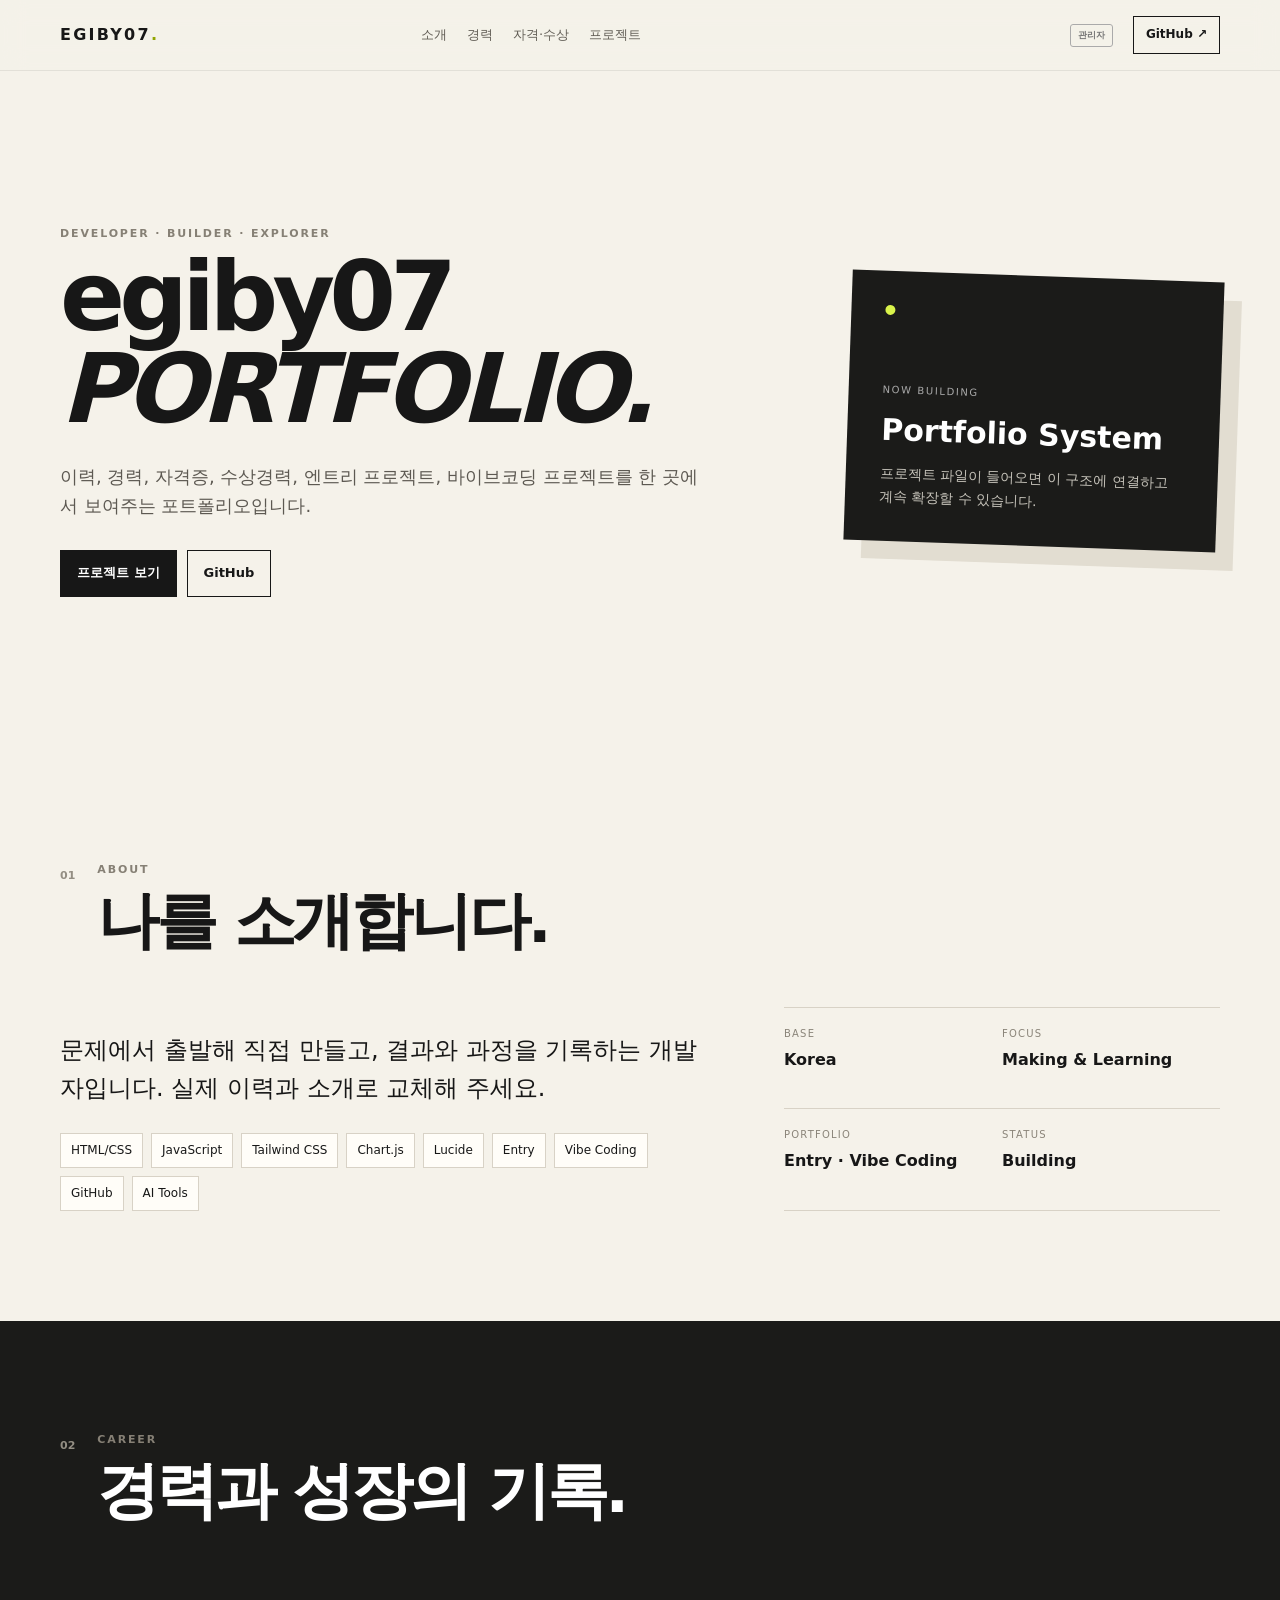
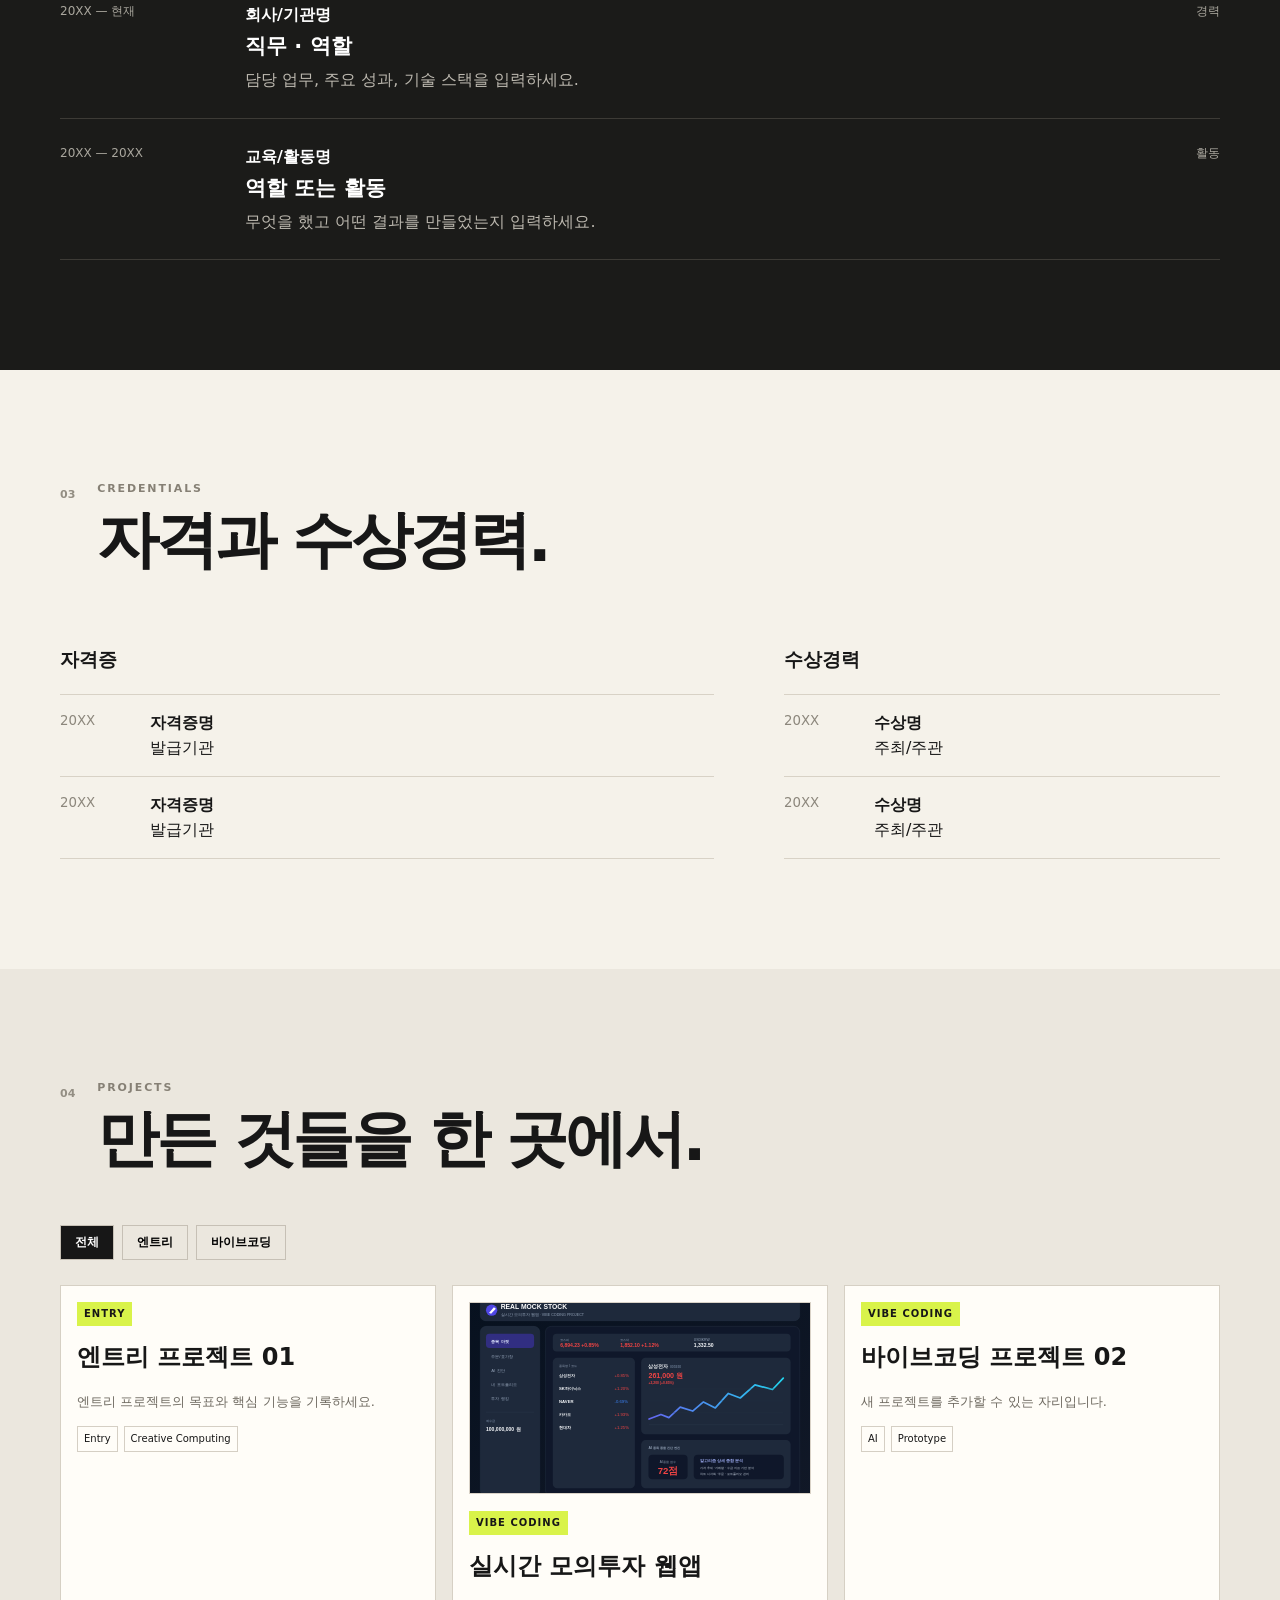
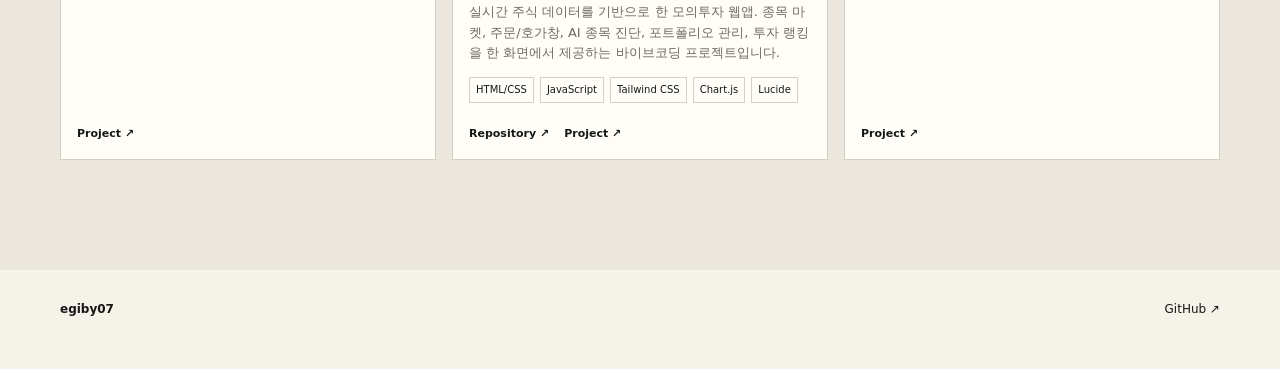
<file: index.html>
<!doctype html>
<html lang="ko">
<head>
<meta charset="utf-8">
<meta name="viewport" content="width=device-width,initial-scale=1">
<meta name="description" content="egiby07 개인 포트폴리오">
<title>egiby07 | Portfolio</title>
<link rel="stylesheet" href="assets/css/style.css">

</head>
<body>
<header><div class="wrap nav"><a class="brand" href="#top">EGIBY07<span>.</span></a><nav><a href="#about">소개</a><a href="#career">경력</a><a href="#credentials">자격·수상</a><a href="#projects">프로젝트</a></nav><div class="adminArea" id="adminArea"><button id="adminLoginBtn" class="adminMiniBtn" type="button">관리자</button></div><a class="github" href="https://github.com/egiby07" target="_blank">GitHub ↗</a></div></header>
<main id="top">
<section class="hero wrap"><div><p class="eyebrow" id="role"></p><h1 id="name"></h1><p class="summary" id="summary"></p><div class="actions"><a class="btn primary" href="#projects">프로젝트 보기</a><a class="btn" id="github1" target="_blank">GitHub</a></div></div><aside><span class="dot"></span><small>NOW BUILDING</small><h2 id="nowTitle"></h2><p id="nowDetail"></p></aside></section>
<section id="about" class="section wrap"><div class="section-title"><span>01</span><div><p class="eyebrow">ABOUT</p><h2>나를 소개합니다.</h2></div></div><div class="two"><div><p class="lead" id="bio"></p><div id="skills" class="tags"></div></div><dl id="facts" class="facts"></dl></div></section>
<section id="career" class="section dark"><div class="wrap"><div class="section-title"><span>02</span><div><p class="eyebrow">CAREER</p><h2>경력과 성장의 기록.</h2></div></div><div id="careerList"></div></div></section>
<section id="credentials" class="section wrap"><div class="section-title"><span>03</span><div><p class="eyebrow">CREDENTIALS</p><h2>자격과 수상경력.</h2></div></div><div class="two"><div><h3>자격증</h3><div id="certs"></div></div><div><h3>수상경력</h3><div id="awards"></div></div></div></section>
<section id="projects" class="section soft"><div class="wrap"><div class="section-title"><span>04</span><div><p class="eyebrow">PROJECTS</p><h2>만든 것들을 한 곳에서.</h2></div></div><div class="filters"><button class="active" data-filter="all">전체</button><button data-filter="entry">엔트리</button><button data-filter="vibe">바이브코딩</button></div><div id="projectsGrid" class="grid"></div></div></section>
</main>
<footer class="wrap footer"><strong id="footerName">egiby07</strong><a href="https://github.com/egiby07" target="_blank">GitHub ↗</a></footer>

<div id="editorPanel" class="editorPanel" aria-hidden="true">
  <div class="editorBox">
    <div class="editorHead"><div><b>HTML 편집</b><span id="editorUser"></span></div><button id="closeEditor" class="iconBtn" type="button">×</button></div>
    <p class="editorHint">메인 화면의 <code>&lt;main&gt;</code> 영역을 HTML로 직접 편집합니다. 저장 내용은 현재 브라우저에만 보관됩니다.</p>
    <textarea id="htmlEditor" spellcheck="false"></textarea>
    <div class="editorTools">
      <label class="uploadBtn">🖼 이미지 추가<input id="imageUpload" type="file" accept="image/*" multiple hidden></label>
      <button id="resetEditor" class="btn" type="button">원본으로 되돌리기</button>
      <span id="saveStatus"></span>
      <button id="saveEditor" class="btn primary" type="button">💾 저장</button>
    </div>
  </div>
</div>
<div id="adminLoginModal" class="adminLoginModal" aria-hidden="true"><div class="adminLoginBox"><button id="closeLogin" class="iconBtn" type="button">×</button><b>관리자 편집</b><p>관리자 비밀번호를 입력하세요.</p><input id="adminPassword" type="password" inputmode="numeric" autocomplete="off" placeholder="비밀번호"><button id="adminPasswordSubmit" class="btn primary" type="button">확인</button><small id="adminLoginError"></small></div></div>

<script src="assets/js/admin-config.js"></script>
<script src="assets/js/app.js" defer></script>
</body></html>
</file>
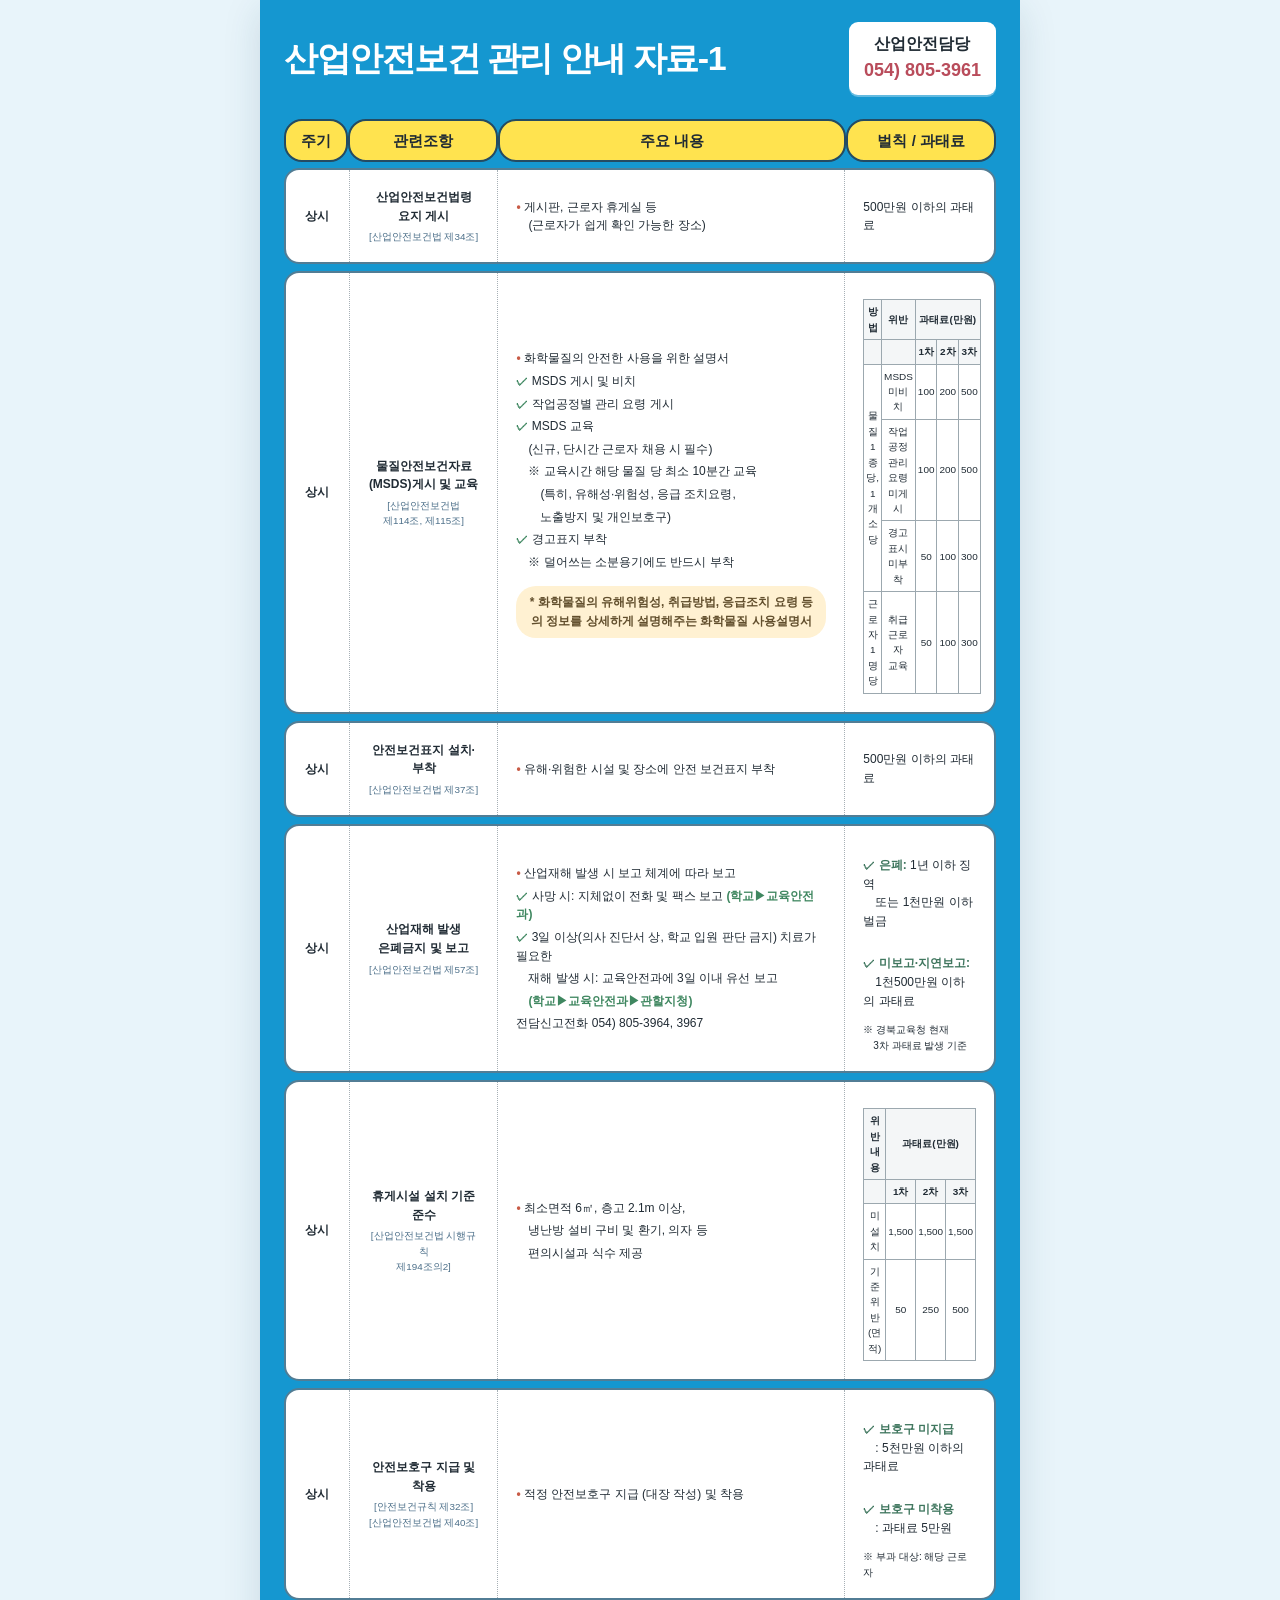
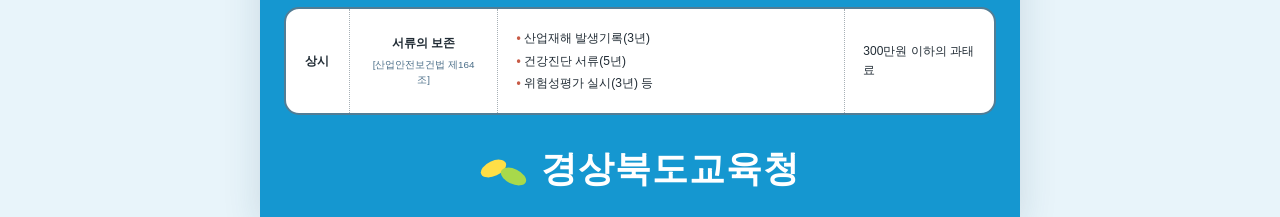
<file: san/index.html>
<!doctype html>
<html lang="ko">
<head>
<meta charset="utf-8">
<meta name="viewport" content="width=device-width, initial-scale=1">
<meta name="description" content="산업안전보건 관리 안내 자료-1">
<title>산업안전보건 관리 안내 자료-1</title>
<style>
:root{--blue:#1597d0;--blue-dark:#087db7;--yellow:#ffe34f;--ink:#202b34;--line:#9da9b2;--paper:#fff}
*{box-sizing:border-box}
body{margin:0;background:#e8f4fa;color:var(--ink);font-family:"Malgun Gothic","Apple SD Gothic Neo",sans-serif;line-height:1.55}
.poster{width:min(760px,100%);margin:0 auto;background:var(--blue);padding:22px clamp(10px,2.5vw,24px) 20px;box-shadow:0 10px 35px #17455b25}
.poster-header{display:flex;align-items:center;justify-content:space-between;gap:18px;margin:0 0 24px;color:white}
h1{font-size:clamp(23px,3.5vw,34px);line-height:1.15;margin:0;font-weight:900;letter-spacing:-1.5px}
.contact{background:#fff;color:#202b34;border-radius:9px;padding:10px 15px;text-align:center;white-space:nowrap;font-weight:800;box-shadow:0 2px 0 #ffffff55}
.contact span{display:block;color:#b94c5b;font-size:18px}
.table-head,.safety-row{display:grid;grid-template-columns:9% 21% 1fr 21%;gap:0}
.table-head{margin-bottom:6px}
.table-head>div{background:var(--yellow);border:2px solid #244b62;border-radius:18px;text-align:center;padding:8px 5px;font-weight:900;font-size:clamp(12px,1.5vw,15px)}
.safety-row{background:var(--paper);border:2px solid #527d95;border-radius:15px;margin-bottom:7px;overflow:hidden;align-items:stretch}
.safety-row>div{padding:clamp(10px,1.5vw,18px);border-right:1px dotted #a7b0b6;display:flex;flex-direction:column;justify-content:center;font-size:clamp(10px,1.2vw,12px);min-width:0}
.safety-row>div:last-child{border-right:0}
.period{text-align:center;font-weight:700}
.rule{text-align:center;font-weight:800}
.rule small{display:block;font-weight:500;color:#4c6f89;font-size:.82em;margin-top:4px}
.details p{margin:2px 0}
.dot{color:#c85b46;font-weight:900}
.check{color:#3f8760;font-weight:900}
.note{margin:13px 0 0;background:#fff1d2;border-radius:20px;padding:7px 13px;text-align:center;font-weight:800;color:#614e2c}
.penalty{font-size:.92em}
.penalty strong{color:#3f765e}
.penalty table{width:100%;border-collapse:collapse;text-align:center;font-size:.83em;margin-top:8px}
.penalty th,.penalty td{border:1px solid #9ca8af;padding:4px 2px}
.penalty th{background:#f4f6f7}
.poster-footer{display:flex;align-items:center;justify-content:center;gap:14px;color:white;font-size:clamp(23px,3.4vw,36px);font-weight:900;margin:26px 0 0;letter-spacing:1px}
.logo-mark{display:inline-flex;align-items:center;gap:5px}
.logo-mark i{display:block;width:27px;height:15px;border-radius:50%;background:#ffdf47;transform:rotate(-25deg)}
.logo-mark i:last-child{background:#a8d94b;transform:rotate(25deg);margin-left:-12px;margin-top:15px}
@media(max-width:700px){.poster{padding:18px 8px}.poster-header{align-items:flex-start;flex-direction:column;margin:0 6px 16px}.contact{align-self:flex-end;padding:5px 10px}.table-head,.safety-row{grid-template-columns:12% 25% 1fr}.table-head>div:last-child{display:none}.safety-row>div:last-child{grid-column:3;border-top:1px dotted #a7b0b6;border-right:0;background:#f7fafb;padding:8px 10px}.safety-row>div:nth-child(3){border-right:0}.safety-row>div{padding:8px 6px;font-size:11px}.penalty table{font-size:10px}.penalty th,.penalty td{padding:3px 1px}.note{font-size:11px}.poster-footer{margin-top:18px}}
@media print{body{background:#fff}.poster{width:100%;box-shadow:none;max-width:none;padding:15px}.safety-row{break-inside:avoid}}
</style>
</head>
<body>
<main class="poster">
<header class="poster-header">
<h1>산업안전보건 관리 안내 자료-1</h1>
<div class="contact">산업안전담당<span>054) 805-3961</span></div>
</header>
<div class="table-head" aria-hidden="true"><div>주기</div><div>관련조항</div><div>주요 내용</div><div>벌칙 / 과태료</div></div>

<section class="safety-row">
<div class="period">상시</div>
<div class="rule">산업안전보건법령<br>요지 게시<small>[산업안전보건법 제34조]</small></div>
<div class="details"><p><span class="dot">•</span> 게시판, 근로자 휴게실 등<br>　(근로자가 쉽게 확인 가능한 장소)</p></div>
<div class="penalty">500만원 이하의 과태료</div>
</section>

<section class="safety-row">
<div class="period">상시</div>
<div class="rule">물질안전보건자료<br>(MSDS)게시 및 교육<small>[산업안전보건법<br>제114조, 제115조]</small></div>
<div class="details">
<p><span class="dot">•</span> 화학물질의 안전한 사용을 위한 설명서</p>
<p><span class="check">✓</span> MSDS 게시 및 비치</p>
<p><span class="check">✓</span> 작업공정별 관리 요령 게시</p>
<p><span class="check">✓</span> MSDS 교육</p>
<p>　(신규, 단시간 근로자 채용 시 필수)</p>
<p>　※ 교육시간 해당 물질 당 최소 10분간 교육</p>
<p>　　(특히, 유해성·위험성, 응급 조치요령,</p><p>　　노출방지 및 개인보호구)</p>
<p><span class="check">✓</span> 경고표지 부착</p>
<p>　※ 덜어쓰는 소분용기에도 반드시 부착</p>
<div class="note">* 화학물질의 유해위험성, 취급방법, 응급조치 요령 등의 정보를 상세하게 설명해주는 화학물질 사용설명서</div>
</div>
<div class="penalty">
<table><thead><tr><th>방법</th><th>위반</th><th colspan="3">과태료(만원)</th></tr><tr><th></th><th></th><th>1차</th><th>2차</th><th>3차</th></tr></thead><tbody>
<tr><td rowspan="3">물질<br>1종당,<br>1개소당</td><td>MSDS<br>미비치</td><td>100</td><td>200</td><td>500</td></tr>
<tr><td>작업공정<br>관리요령<br>미게시</td><td>100</td><td>200</td><td>500</td></tr>
<tr><td>경고표시<br>미부착</td><td>50</td><td>100</td><td>300</td></tr>
<tr><td>근로자<br>1명당</td><td>취급<br>근로자<br>교육</td><td>50</td><td>100</td><td>300</td></tr>
</tbody></table>
</div>
</section>

<section class="safety-row">
<div class="period">상시</div>
<div class="rule">안전보건표지 설치·부착<small>[산업안전보건법 제37조]</small></div>
<div class="details"><p><span class="dot">•</span> 유해·위험한 시설 및 장소에 안전 보건표지 부착</p></div>
<div class="penalty">500만원 이하의 과태료</div>
</section>

<section class="safety-row">
<div class="period">상시</div>
<div class="rule">산업재해 발생<br>은폐금지 및 보고<small>[산업안전보건법 제57조]</small></div>
<div class="details">
<p><span class="dot">•</span> 산업재해 발생 시 보고 체계에 따라 보고</p>
<p><span class="check">✓</span> 사망 시: 지체없이 전화 및 팩스 보고 <span class="check">(학교▶교육안전과)</span></p>
<p><span class="check">✓</span> 3일 이상(의사 진단서 상, 학교 입원 판단 금지) 치료가 필요한</p>
<p>　재해 발생 시: 교육안전과에 3일 이내 유선 보고</p>
<p>　<span class="check">(학교▶교육안전과▶관할지청)</span></p>
<p>전담신고전화 054) 805-3964, 3967</p>
</div>
<div class="penalty"><p><strong>✓ 은폐:</strong> 1년 이하 징역<br>　또는 1천만원 이하 벌금</p><p><strong>✓ 미보고·지연보고:</strong><br>　1천500만원 이하의 과태료</p><small>※ 경북교육청 현재<br>　3차 과태료 발생 기준</small></div>
</section>

<section class="safety-row">
<div class="period">상시</div>
<div class="rule">휴게시설 설치 기준 준수<small>[산업안전보건법 시행규칙<br>제194조의2]</small></div>
<div class="details"><p><span class="dot">•</span> 최소면적 6㎡, 층고 2.1m 이상,</p><p>　냉난방 설비 구비 및 환기, 의자 등</p><p>　편의시설과 식수 제공</p></div>
<div class="penalty">
<table><thead><tr><th>위반내용</th><th colspan="3">과태료(만원)</th></tr><tr><th></th><th>1차</th><th>2차</th><th>3차</th></tr></thead><tbody><tr><td>미설치</td><td>1,500</td><td>1,500</td><td>1,500</td></tr><tr><td>기준위반(면적)</td><td>50</td><td>250</td><td>500</td></tr></tbody></table>
</div>
</section>

<section class="safety-row">
<div class="period">상시</div>
<div class="rule">안전보호구 지급 및 착용<small>[안전보건규칙 제32조]<br>[산업안전보건법 제40조]</small></div>
<div class="details"><p><span class="dot">•</span> 적정 안전보호구 지급 (대장 작성) 및 착용</p></div>
<div class="penalty"><p><strong>✓ 보호구 미지급</strong><br>　: 5천만원 이하의 과태료</p><p><strong>✓ 보호구 미착용</strong><br>　: 과태료 5만원</p><small>※ 부과 대상: 해당 근로자</small></div>
</section>

<section class="safety-row">
<div class="period">상시</div>
<div class="rule">서류의 보존<small>[산업안전보건법 제164조]</small></div>
<div class="details"><p><span class="dot">•</span> 산업재해 발생기록(3년)</p><p><span class="dot">•</span> 건강진단 서류(5년)</p><p><span class="dot">•</span> 위험성평가 실시(3년) 등</p></div>
<div class="penalty">300만원 이하의 과태료</div>
</section>

<footer class="poster-footer"><span class="logo-mark"><i></i><i></i></span> 경상북도교육청</footer>
</main>
</body>
</html>
</file>
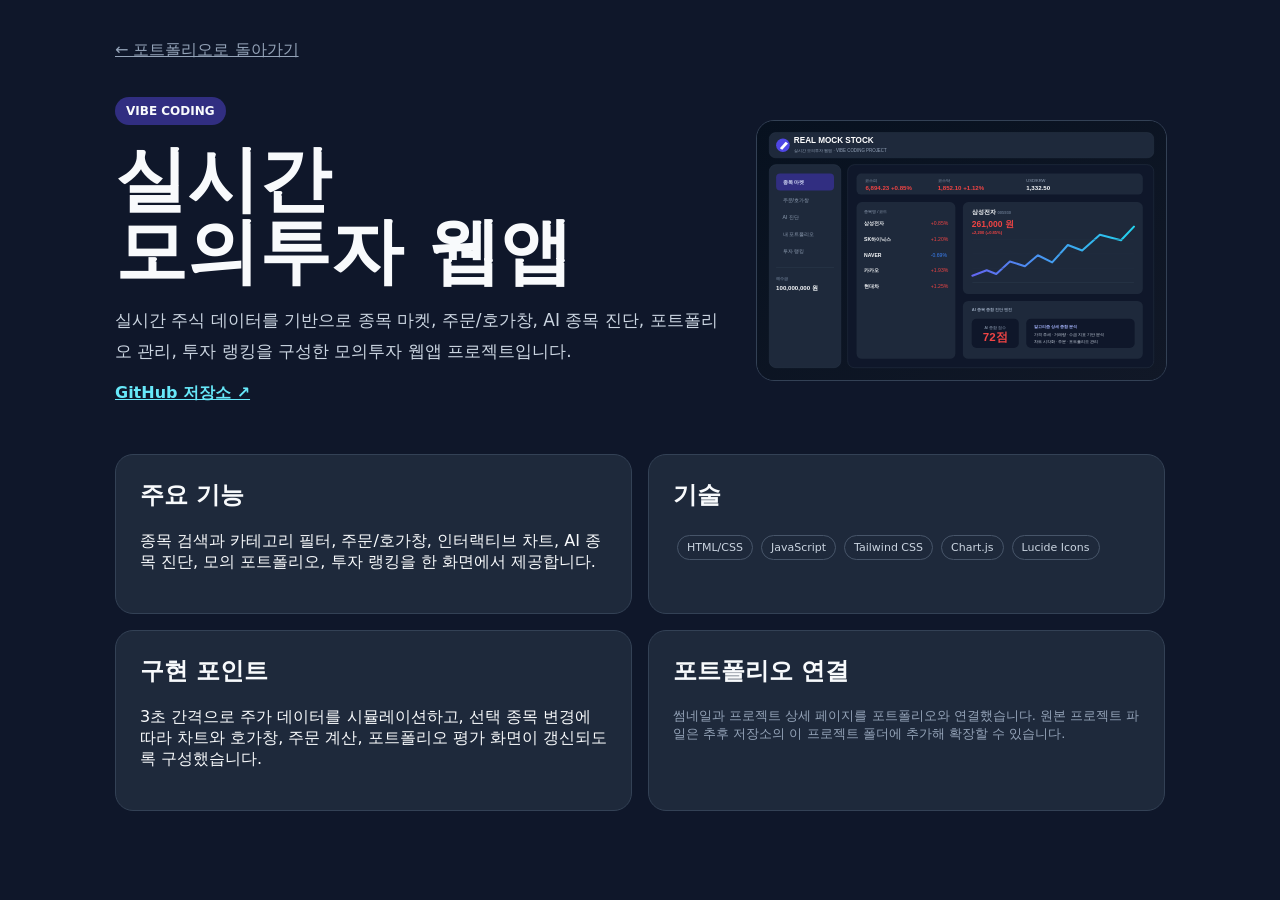
<file: projects/vibe/real-mock-stock/index.html>
<!doctype html>
<html lang="ko"><head><meta charset="utf-8"><meta name="viewport" content="width=device-width,initial-scale=1"><title>실시간 모의투자 웹앱 | egiby07</title>
<style>
body{margin:0;background:#0f172a;color:#f8fafc;font-family:system-ui,-apple-system,BlinkMacSystemFont,"Noto Sans KR",sans-serif}.wrap{max-width:1050px;margin:auto;padding:40px 22px 80px}.back{color:#94a3b8}.hero{display:grid;grid-template-columns:1.2fr .8fr;gap:28px;align-items:center;margin-top:36px}.hero img{width:100%;border-radius:18px;border:1px solid #334155}.badge{display:inline-block;background:#312e81;padding:7px 11px;border-radius:999px;font-size:12px;font-weight:800}.hero h1{font-size:clamp(40px,7vw,72px);line-height:1;margin:18px 0}.hero p{color:#cbd5e1;font-size:17px;line-height:1.8}.cards{display:grid;grid-template-columns:repeat(2,1fr);gap:16px;margin-top:50px}.card{background:#1e293b;border:1px solid #334155;border-radius:18px;padding:24px}.card h2{margin-top:0}.tag{display:inline-block;border:1px solid #475569;color:#cbd5e1;padding:5px 9px;border-radius:999px;font-size:11px;margin:4px}.links a{display:inline-block;margin-right:12px;color:#67e8f9;font-weight:800}.note{color:#94a3b8;font-size:13px}@media(max-width:760px){.hero,.cards{grid-template-columns:1fr}}
</style></head>
<body><div class="wrap"><a class="back" href="../../../">← 포트폴리오로 돌아가기</a>
<div class="hero"><div><span class="badge">VIBE CODING</span><h1>실시간<br>모의투자 웹앱</h1><p>실시간 주식 데이터를 기반으로 종목 마켓, 주문/호가창, AI 종목 진단, 포트폴리오 관리, 투자 랭킹을 구성한 모의투자 웹앱 프로젝트입니다.</p><div class="links"><a href="https://github.com/egiby07/egiby07.github.io" target="_blank">GitHub 저장소 ↗</a></div></div><img src="../../../assets/images/real-mock-stock.svg" alt="실시간 모의투자 웹앱 썸네일"></div>
<div class="cards"><section class="card"><h2>주요 기능</h2><p>종목 검색과 카테고리 필터, 주문/호가창, 인터랙티브 차트, AI 종목 진단, 모의 포트폴리오, 투자 랭킹을 한 화면에서 제공합니다.</p></section>
<section class="card"><h2>기술</h2><div><span class="tag">HTML/CSS</span><span class="tag">JavaScript</span><span class="tag">Tailwind CSS</span><span class="tag">Chart.js</span><span class="tag">Lucide Icons</span></div></section>
<section class="card"><h2>구현 포인트</h2><p>3초 간격으로 주가 데이터를 시뮬레이션하고, 선택 종목 변경에 따라 차트와 호가창, 주문 계산, 포트폴리오 평가 화면이 갱신되도록 구성했습니다.</p></section>
<section class="card"><h2>포트폴리오 연결</h2><p class="note">썸네일과 프로젝트 상세 페이지를 포트폴리오와 연결했습니다. 원본 프로젝트 파일은 추후 저장소의 이 프로젝트 폴더에 추가해 확장할 수 있습니다.</p></section></div>
</div></body></html>
</file>
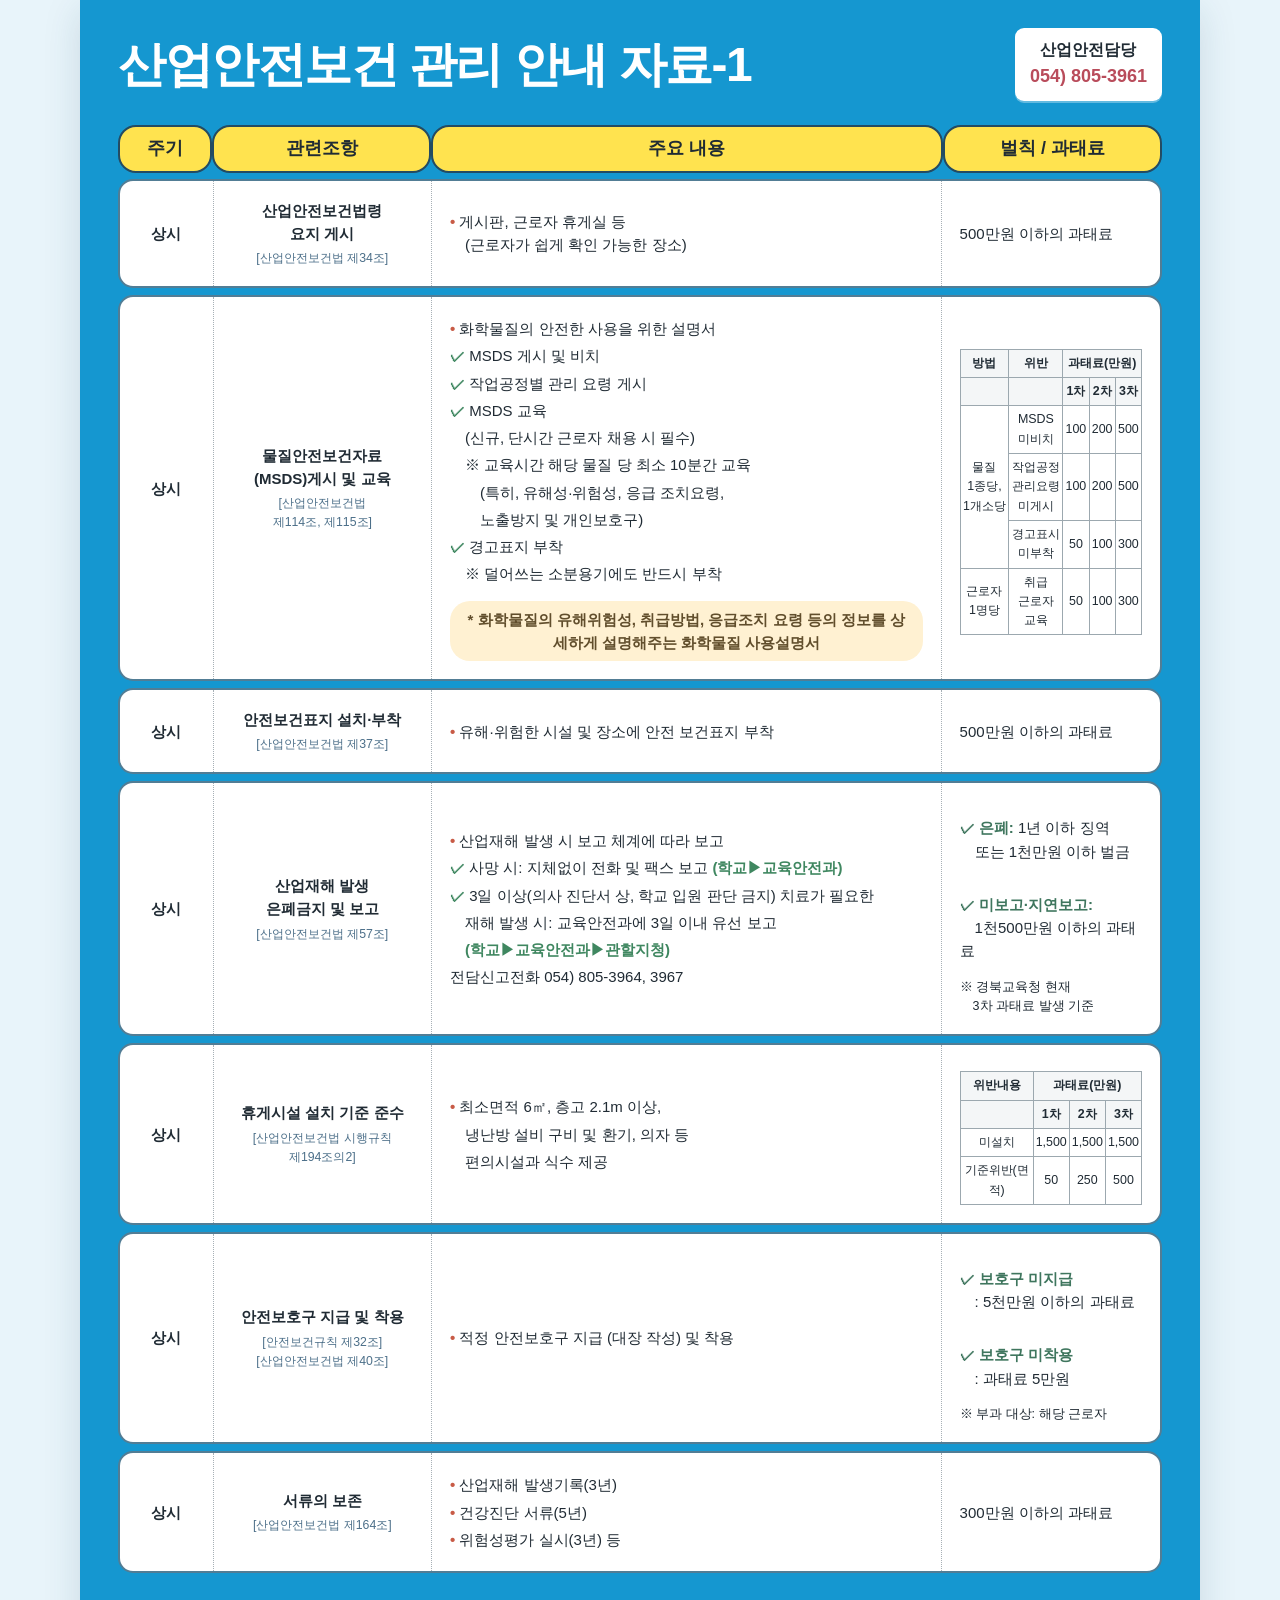
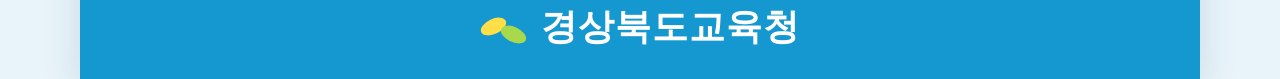
<file: safety-guide.html>
<!doctype html>
<html lang="ko">
<head>
<meta charset="utf-8">
<meta name="viewport" content="width=device-width, initial-scale=1">
<meta name="description" content="산업안전보건 관리 안내 자료-1">
<title>산업안전보건 관리 안내 자료-1</title>
<style>
:root{--blue:#1597d0;--blue-dark:#087db7;--yellow:#ffe34f;--ink:#202b34;--line:#9da9b2;--paper:#fff}
*{box-sizing:border-box}
body{margin:0;background:#e8f4fa;color:var(--ink);font-family:"Malgun Gothic","Apple SD Gothic Neo",sans-serif;line-height:1.55}
.poster{width:min(1120px,100%);margin:0 auto;background:var(--blue);padding:28px clamp(12px,3.4vw,38px) 24px;box-shadow:0 10px 35px #17455b25}
.poster-header{display:flex;align-items:center;justify-content:space-between;gap:18px;margin:0 0 24px;color:white}
h1{font-size:clamp(25px,4.3vw,48px);line-height:1.15;margin:0;font-weight:900;letter-spacing:-1.5px}
.contact{background:#fff;color:#202b34;border-radius:9px;padding:10px 15px;text-align:center;white-space:nowrap;font-weight:800;box-shadow:0 2px 0 #ffffff55}
.contact span{display:block;color:#b94c5b;font-size:18px}
.table-head,.safety-row{display:grid;grid-template-columns:9% 21% 1fr 21%;gap:0}
.table-head{margin-bottom:6px}
.table-head>div{background:var(--yellow);border:2px solid #244b62;border-radius:18px;text-align:center;padding:8px 5px;font-weight:900;font-size:clamp(13px,1.7vw,18px)}
.safety-row{background:var(--paper);border:2px solid #527d95;border-radius:15px;margin-bottom:7px;overflow:hidden;align-items:stretch}
.safety-row>div{padding:clamp(10px,1.5vw,18px);border-right:1px dotted #a7b0b6;display:flex;flex-direction:column;justify-content:center;font-size:clamp(11px,1.35vw,15px);min-width:0}
.safety-row>div:last-child{border-right:0}
.period{text-align:center;font-weight:700}
.rule{text-align:center;font-weight:800}
.rule small{display:block;font-weight:500;color:#4c6f89;font-size:.82em;margin-top:4px}
.details p{margin:2px 0}
.dot{color:#c85b46;font-weight:900}
.check{color:#3f8760;font-weight:900}
.note{margin:13px 0 0;background:#fff1d2;border-radius:20px;padding:7px 13px;text-align:center;font-weight:800;color:#614e2c}
.penalty{font-size:.92em}
.penalty strong{color:#3f765e}
.penalty table{width:100%;border-collapse:collapse;text-align:center;font-size:.83em;margin-top:8px}
.penalty th,.penalty td{border:1px solid #9ca8af;padding:4px 2px}
.penalty th{background:#f4f6f7}
.poster-footer{display:flex;align-items:center;justify-content:center;gap:14px;color:white;font-size:clamp(23px,3.4vw,36px);font-weight:900;margin:26px 0 0;letter-spacing:1px}
.logo-mark{display:inline-flex;align-items:center;gap:5px}
.logo-mark i{display:block;width:27px;height:15px;border-radius:50%;background:#ffdf47;transform:rotate(-25deg)}
.logo-mark i:last-child{background:#a8d94b;transform:rotate(25deg);margin-left:-12px;margin-top:15px}
@media(max-width:700px){.poster{padding:18px 8px}.poster-header{align-items:flex-start;flex-direction:column;margin:0 6px 16px}.contact{align-self:flex-end;padding:5px 10px}.table-head,.safety-row{grid-template-columns:12% 25% 1fr}.table-head>div:last-child{display:none}.safety-row>div:last-child{grid-column:3;border-top:1px dotted #a7b0b6;border-right:0;background:#f7fafb;padding:8px 10px}.safety-row>div:nth-child(3){border-right:0}.safety-row>div{padding:8px 6px;font-size:11px}.penalty table{font-size:10px}.penalty th,.penalty td{padding:3px 1px}.note{font-size:11px}.poster-footer{margin-top:18px}}
@media print{body{background:#fff}.poster{width:100%;box-shadow:none;max-width:none;padding:15px}.safety-row{break-inside:avoid}}
</style>
</head>
<body>
<main class="poster">
<header class="poster-header">
<h1>산업안전보건 관리 안내 자료-1</h1>
<div class="contact">산업안전담당<span>054) 805-3961</span></div>
</header>
<div class="table-head" aria-hidden="true"><div>주기</div><div>관련조항</div><div>주요 내용</div><div>벌칙 / 과태료</div></div>

<section class="safety-row">
<div class="period">상시</div>
<div class="rule">산업안전보건법령<br>요지 게시<small>[산업안전보건법 제34조]</small></div>
<div class="details"><p><span class="dot">•</span> 게시판, 근로자 휴게실 등<br>　(근로자가 쉽게 확인 가능한 장소)</p></div>
<div class="penalty">500만원 이하의 과태료</div>
</section>

<section class="safety-row">
<div class="period">상시</div>
<div class="rule">물질안전보건자료<br>(MSDS)게시 및 교육<small>[산업안전보건법<br>제114조, 제115조]</small></div>
<div class="details">
<p><span class="dot">•</span> 화학물질의 안전한 사용을 위한 설명서</p>
<p><span class="check">✓</span> MSDS 게시 및 비치</p>
<p><span class="check">✓</span> 작업공정별 관리 요령 게시</p>
<p><span class="check">✓</span> MSDS 교육</p>
<p>　(신규, 단시간 근로자 채용 시 필수)</p>
<p>　※ 교육시간 해당 물질 당 최소 10분간 교육</p>
<p>　　(특히, 유해성·위험성, 응급 조치요령,</p><p>　　노출방지 및 개인보호구)</p>
<p><span class="check">✓</span> 경고표지 부착</p>
<p>　※ 덜어쓰는 소분용기에도 반드시 부착</p>
<div class="note">* 화학물질의 유해위험성, 취급방법, 응급조치 요령 등의 정보를 상세하게 설명해주는 화학물질 사용설명서</div>
</div>
<div class="penalty">
<table><thead><tr><th>방법</th><th>위반</th><th colspan="3">과태료(만원)</th></tr><tr><th></th><th></th><th>1차</th><th>2차</th><th>3차</th></tr></thead><tbody>
<tr><td rowspan="3">물질<br>1종당,<br>1개소당</td><td>MSDS<br>미비치</td><td>100</td><td>200</td><td>500</td></tr>
<tr><td>작업공정<br>관리요령<br>미게시</td><td>100</td><td>200</td><td>500</td></tr>
<tr><td>경고표시<br>미부착</td><td>50</td><td>100</td><td>300</td></tr>
<tr><td>근로자<br>1명당</td><td>취급<br>근로자<br>교육</td><td>50</td><td>100</td><td>300</td></tr>
</tbody></table>
</div>
</section>

<section class="safety-row">
<div class="period">상시</div>
<div class="rule">안전보건표지 설치·부착<small>[산업안전보건법 제37조]</small></div>
<div class="details"><p><span class="dot">•</span> 유해·위험한 시설 및 장소에 안전 보건표지 부착</p></div>
<div class="penalty">500만원 이하의 과태료</div>
</section>

<section class="safety-row">
<div class="period">상시</div>
<div class="rule">산업재해 발생<br>은폐금지 및 보고<small>[산업안전보건법 제57조]</small></div>
<div class="details">
<p><span class="dot">•</span> 산업재해 발생 시 보고 체계에 따라 보고</p>
<p><span class="check">✓</span> 사망 시: 지체없이 전화 및 팩스 보고 <span class="check">(학교▶교육안전과)</span></p>
<p><span class="check">✓</span> 3일 이상(의사 진단서 상, 학교 입원 판단 금지) 치료가 필요한</p>
<p>　재해 발생 시: 교육안전과에 3일 이내 유선 보고</p>
<p>　<span class="check">(학교▶교육안전과▶관할지청)</span></p>
<p>전담신고전화 054) 805-3964, 3967</p>
</div>
<div class="penalty"><p><strong>✓ 은폐:</strong> 1년 이하 징역<br>　또는 1천만원 이하 벌금</p><p><strong>✓ 미보고·지연보고:</strong><br>　1천500만원 이하의 과태료</p><small>※ 경북교육청 현재<br>　3차 과태료 발생 기준</small></div>
</section>

<section class="safety-row">
<div class="period">상시</div>
<div class="rule">휴게시설 설치 기준 준수<small>[산업안전보건법 시행규칙<br>제194조의2]</small></div>
<div class="details"><p><span class="dot">•</span> 최소면적 6㎡, 층고 2.1m 이상,</p><p>　냉난방 설비 구비 및 환기, 의자 등</p><p>　편의시설과 식수 제공</p></div>
<div class="penalty">
<table><thead><tr><th>위반내용</th><th colspan="3">과태료(만원)</th></tr><tr><th></th><th>1차</th><th>2차</th><th>3차</th></tr></thead><tbody><tr><td>미설치</td><td>1,500</td><td>1,500</td><td>1,500</td></tr><tr><td>기준위반(면적)</td><td>50</td><td>250</td><td>500</td></tr></tbody></table>
</div>
</section>

<section class="safety-row">
<div class="period">상시</div>
<div class="rule">안전보호구 지급 및 착용<small>[안전보건규칙 제32조]<br>[산업안전보건법 제40조]</small></div>
<div class="details"><p><span class="dot">•</span> 적정 안전보호구 지급 (대장 작성) 및 착용</p></div>
<div class="penalty"><p><strong>✓ 보호구 미지급</strong><br>　: 5천만원 이하의 과태료</p><p><strong>✓ 보호구 미착용</strong><br>　: 과태료 5만원</p><small>※ 부과 대상: 해당 근로자</small></div>
</section>

<section class="safety-row">
<div class="period">상시</div>
<div class="rule">서류의 보존<small>[산업안전보건법 제164조]</small></div>
<div class="details"><p><span class="dot">•</span> 산업재해 발생기록(3년)</p><p><span class="dot">•</span> 건강진단 서류(5년)</p><p><span class="dot">•</span> 위험성평가 실시(3년) 등</p></div>
<div class="penalty">300만원 이하의 과태료</div>
</section>

<footer class="poster-footer"><span class="logo-mark"><i></i><i></i></span> 경상북도교육청</footer>
</main>
</body>
</html>
</file>
<file: assets/css/style.css>
:root{--bg:#f5f2ea;--ink:#171717;--muted:#706b61;--line:#d8d2c6;--dark:#1b1b19;--accent:#d9f34a;--paper:#fffdf8;--max:1160px}*{box-sizing:border-box}html{scroll-behavior:smooth}body{margin:0;background:var(--bg);color:var(--ink);font-family:Inter,Pretendard,"Noto Sans KR",system-ui,sans-serif;line-height:1.6}a{text-decoration:none;color:inherit}.wrap{width:min(calc(100% - 40px),var(--max));margin:auto}header{position:sticky;top:0;z-index:5;background:#f5f2eae8;backdrop-filter:blur(12px);border-bottom:1px solid #17171714}.nav{height:70px;display:flex;align-items:center;gap:20px}.brand{font-weight:900;letter-spacing:.14em}.brand span{color:#91a500}nav{margin-left:auto;display:flex;gap:20px;font-size:13px;color:#625e56}.github{border:1px solid var(--ink);padding:8px 12px;font-size:12px;font-weight:800}.hero{min-height:680px;display:grid;grid-template-columns:1.45fr .75fr;gap:70px;align-items:center;padding:100px 0}.eyebrow{font-size:11px;letter-spacing:.17em;font-weight:900;color:#868075;margin:0 0 10px}.hero h1{font-size:clamp(58px,8vw,96px);line-height:.95;letter-spacing:-.06em;margin:0 0 28px}.summary{max-width:650px;font-size:18px;color:#5d5952}.actions{display:flex;gap:10px;margin-top:30px}.btn{border:1px solid var(--ink);padding:12px 16px;font-weight:800;font-size:13px}.primary{background:var(--ink);color:#fff}aside{background:var(--dark);color:#fff;padding:34px;min-height:270px;display:flex;flex-direction:column;justify-content:flex-end;box-shadow:18px 18px 0 #e2ddd1;transform:rotate(2deg)}.dot{width:10px;height:10px;border-radius:50%;background:var(--accent);margin-bottom:auto}aside small{color:#aaa;font-size:10px;letter-spacing:.16em}aside h2{font-size:30px;margin:8px 0}aside p{color:#c6c3ba;margin:0;font-size:14px}.section{padding:110px 0}.soft{background:#ebe7de}.dark{background:var(--dark);color:#fff}.section-title{display:flex;gap:22px;align-items:flex-start;margin-bottom:55px}.section-title>span{font-weight:900;color:#938e83;font-size:11px;padding-top:6px}.section-title h2{font-size:clamp(38px,5vw,62px);line-height:1.02;letter-spacing:-.05em;margin:0}.two{display:grid;grid-template-columns:1.2fr .8fr;gap:70px}.lead{font-size:24px;max-width:760px}.tags{display:flex;gap:8px;flex-wrap:wrap;margin-top:25px}.tag{border:1px solid var(--line);padding:7px 10px;background:var(--paper);font-size:12px}.facts{display:grid;grid-template-columns:1fr 1fr;border-top:1px solid var(--line);margin:0}.facts div{padding:18px 0;border-bottom:1px solid var(--line)}.facts dt{font-size:10px;letter-spacing:.12em;color:#8a8479}.facts dd{margin:5px 0 0;font-weight:800}.careerItem{display:grid;grid-template-columns:160px 1fr auto;gap:25px;padding:25px 0;border-bottom:1px solid #3d3b36}.period,.meta{font-size:12px;color:#aaa79e}.careerItem h3{margin:3px 0;font-size:21px}.careerItem p{margin:0;color:#bcb8af}.cred{border-top:1px solid var(--line)}.credItem{display:grid;grid-template-columns:75px 1fr;gap:15px;padding:15px 0;border-bottom:1px solid var(--line)}.credItem small{color:#8c877c}.filters{display:flex;gap:8px;margin-bottom:25px}.filters button{border:1px solid #c6c0b5;background:transparent;padding:8px 14px;font-size:12px;font-weight:800;cursor:pointer}.filters button.active{background:var(--ink);color:#fff}.grid{display:grid;grid-template-columns:repeat(3,1fr);gap:16px}.project{background:var(--paper);border:1px solid #d6d0c4;padding:16px;min-height:330px;display:flex;flex-direction:column}.projectThumb{width:100%;aspect-ratio:16/9;overflow:hidden;border:1px solid #d9d2c7;background:#0f172a;margin-bottom:17px;display:block}.projectThumb img{width:100%;height:100%;display:block;object-fit:cover;transition:transform .35s ease,filter .35s ease}.projectThumbLink{cursor:pointer}.projectThumbLink:hover img{transform:scale(1.035);filter:brightness(1.06)}.projectTitleLink{color:inherit}.projectTitleLink:hover{text-decoration:underline;text-underline-offset:5px}.projectType{display:inline-block;background:var(--accent);padding:4px 7px;font-size:10px;font-weight:900;letter-spacing:.1em;align-self:flex-start}.project h3{font-size:24px;line-height:1.15;margin:18px 0 8px}.project p{color:#6f6a61;font-size:13px}.stack{display:flex;gap:6px;flex-wrap:wrap}.stack span{font-size:10px;border:1px solid #d5cfc4;padding:4px 6px}.links{margin-top:auto;padding-top:22px;display:flex;gap:15px;font-size:11px;font-weight:900}.hidden{display:none}.footer{display:flex;justify-content:space-between;padding:30px 0 50px;font-size:12px}@media(max-width:850px){nav{display:none}.hero,.two{grid-template-columns:1fr}.hero{padding:75px 0}.grid{grid-template-columns:1fr 1fr}.careerItem{grid-template-columns:1fr;gap:7px}}@media(max-width:600px){.wrap{width:min(calc(100% - 28px),var(--max))}.grid{grid-template-columns:1fr}.section{padding:80px 0}.hero h1{font-size:56px}aside{transform:none}}
.adminArea{margin-left:auto;display:flex;align-items:center;min-width:210px;justify-content:flex-end}.adminTools{display:flex;align-items:center;gap:7px;flex-wrap:wrap;justify-content:flex-end}.adminUser{font-size:10px;font-weight:800;color:#68635b;max-width:150px;overflow:hidden;text-overflow:ellipsis;white-space:nowrap}.adminBtn,.loginBtn{border:1px solid var(--ink);background:var(--paper);padding:8px 10px;font-size:11px;font-weight:900;cursor:pointer}.loginBtn{border-radius:999px}.editorPanel{position:fixed;inset:0;background:#0008;z-index:50;display:none;padding:30px}.editorPanel[aria-hidden="false"]{display:flex;align-items:center;justify-content:center}.editorBox{width:min(1100px,100%);height:min(85vh,850px);background:#fffdf8;border:1px solid #222;box-shadow:20px 20px 0 #0005;display:flex;flex-direction:column}.editorHead{padding:15px 18px;border-bottom:1px solid var(--line);display:flex;align-items:center;justify-content:space-between}.editorHead>div{display:flex;gap:12px;align-items:center}.editorHead span{font-size:11px;color:#7b756b}.iconBtn{border:0;background:transparent;font-size:28px;cursor:pointer;line-height:1}.editorHint{font-size:12px;color:#6d675e;padding:0 18px}.editorBox textarea{flex:1;margin:0 18px 14px;border:1px solid #c9c2b6;background:#171717;color:#e8e4db;padding:16px;font:12px/1.6 ui-monospace,SFMono-Regular,Consolas,monospace;resize:none}.editorTools{display:flex;align-items:center;gap:8px;padding:0 18px 18px;flex-wrap:wrap}.uploadBtn{border:1px solid var(--ink);padding:11px 14px;font-size:12px;font-weight:900;cursor:pointer}.editorTools #saveStatus{margin-left:auto;font-size:11px;color:#5f5a52}@media(max-width:850px){.adminArea{margin-left:auto}.adminUser{display:none}.editorPanel{padding:12px}.editorBox{height:92vh}.editorTools #saveStatus{width:100%;margin-left:0;order:3}}
.adminMiniBtn{border:1px solid #aaa;background:transparent;color:#777;padding:4px 7px;font-size:9px;font-weight:700;cursor:pointer;border-radius:3px}.adminMiniBtn:hover{color:var(--ink);border-color:var(--ink)}.adminLoginModal{position:fixed;inset:0;background:#0008;z-index:60;display:none;align-items:center;justify-content:center;padding:20px}.adminLoginModal[aria-hidden="false"]{display:flex}.adminLoginBox{position:relative;width:min(330px,100%);background:var(--paper);border:1px solid #222;padding:28px;box-shadow:12px 12px 0 #0004;display:flex;flex-direction:column;gap:12px}.adminLoginBox p{font-size:12px;color:#706b61;margin:0}.adminLoginBox input{border:1px solid #bbb;padding:12px;font-size:14px;outline:none}.adminLoginBox small{color:#b33;min-height:16px}.adminLoginBox .iconBtn{position:absolute;right:12px;top:8px}.adminTools{display:flex;gap:5px}.adminBtn{border:1px solid #aaa;background:transparent;padding:5px 7px;font-size:9px;font-weight:800;cursor:pointer}.adminBtn:hover{border-color:var(--ink)}
</file>
